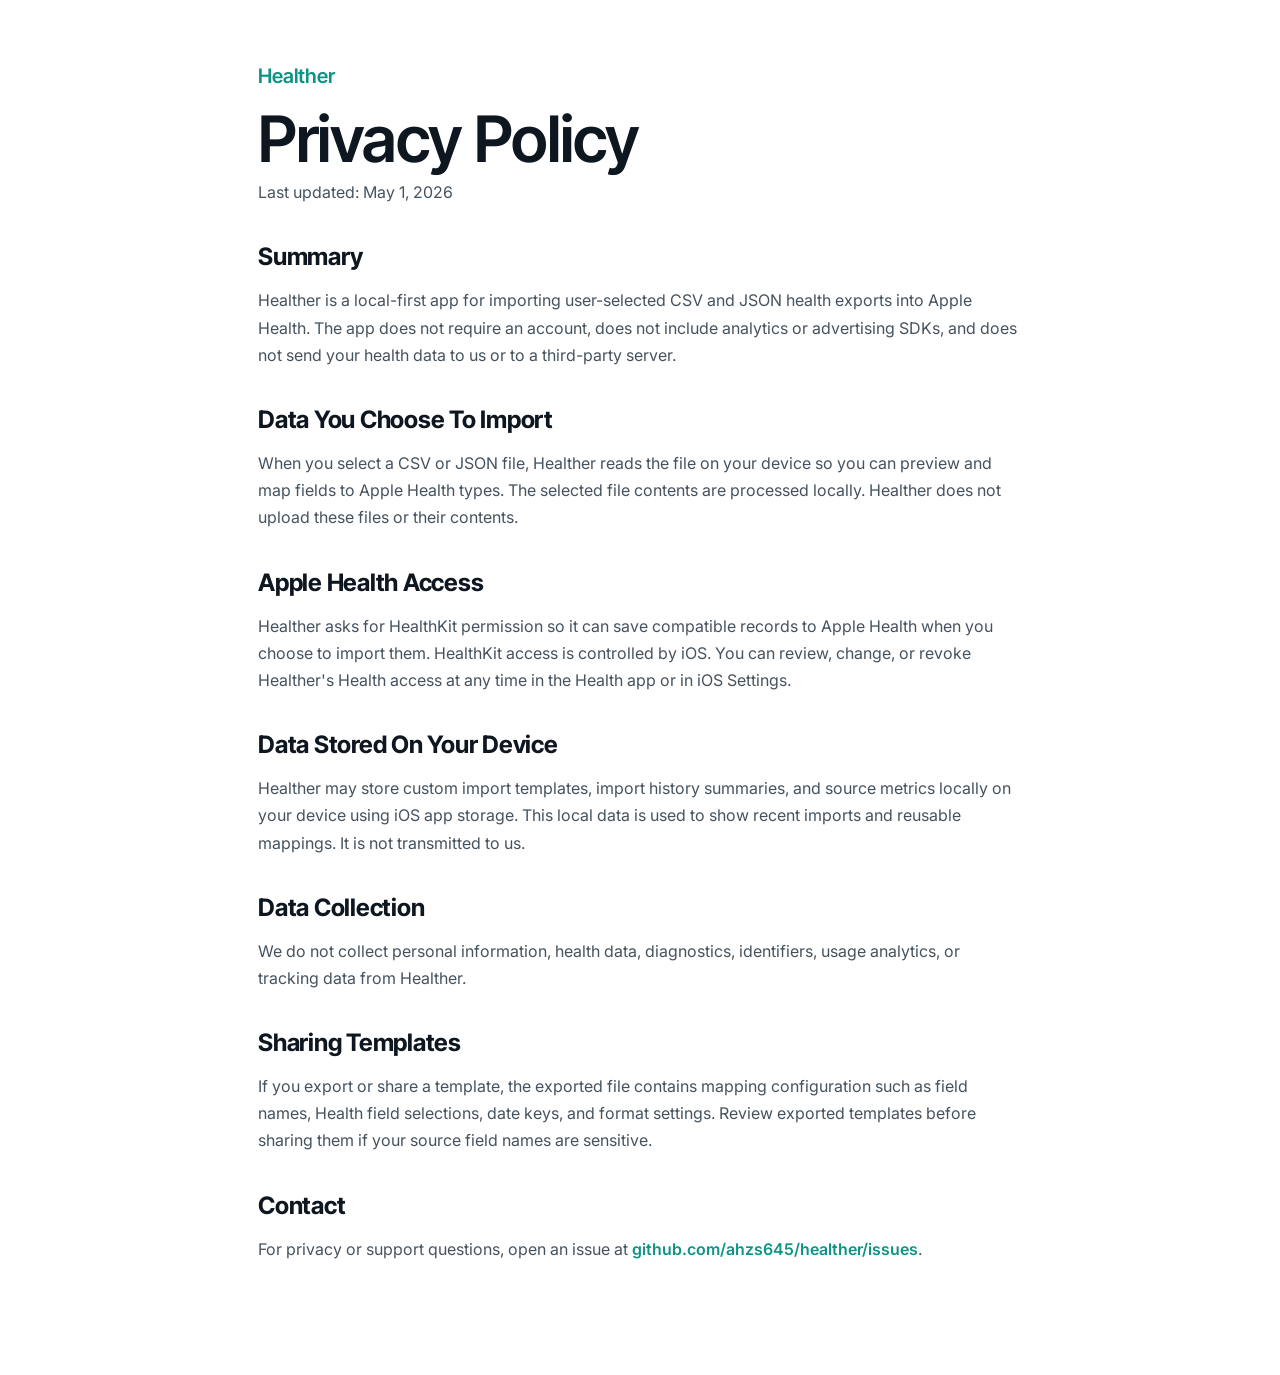
<file: Website/privacy.html>
<!doctype html>
<html lang="en">
<head>
<meta charset="utf-8" />
<meta name="viewport" content="width=device-width,initial-scale=1" />
<title>Privacy Policy - Healther</title>
<link rel="preconnect" href="https://fonts.googleapis.com" />
<link rel="preconnect" href="https://fonts.gstatic.com" crossorigin />
<link href="https://fonts.googleapis.com/css2?family=Inter+Tight:wght@400;500;600;700&family=Inter:wght@400;500;600&display=swap" rel="stylesheet" />
<link rel="icon" href="./assets/healther-icon.svg" type="image/svg+xml" />
<link rel="apple-touch-icon" href="./assets/healther-icon.svg" />
<link rel="stylesheet" href="./src/styles/site.css" />
</head>
<body>
<main class="legal-page">
  <a class="legal-back" href="./">Healther</a>
  <h1 class="display">Privacy Policy</h1>
  <p class="legal-updated">Last updated: May 1, 2026</p>

  <section>
    <h2>Summary</h2>
    <p>Healther is a local-first app for importing user-selected CSV and JSON health exports into Apple Health. The app does not require an account, does not include analytics or advertising SDKs, and does not send your health data to us or to a third-party server.</p>
  </section>

  <section>
    <h2>Data You Choose To Import</h2>
    <p>When you select a CSV or JSON file, Healther reads the file on your device so you can preview and map fields to Apple Health types. The selected file contents are processed locally. Healther does not upload these files or their contents.</p>
  </section>

  <section>
    <h2>Apple Health Access</h2>
    <p>Healther asks for HealthKit permission so it can save compatible records to Apple Health when you choose to import them. HealthKit access is controlled by iOS. You can review, change, or revoke Healther's Health access at any time in the Health app or in iOS Settings.</p>
  </section>

  <section>
    <h2>Data Stored On Your Device</h2>
    <p>Healther may store custom import templates, import history summaries, and source metrics locally on your device using iOS app storage. This local data is used to show recent imports and reusable mappings. It is not transmitted to us.</p>
  </section>

  <section>
    <h2>Data Collection</h2>
    <p>We do not collect personal information, health data, diagnostics, identifiers, usage analytics, or tracking data from Healther.</p>
  </section>

  <section>
    <h2>Sharing Templates</h2>
    <p>If you export or share a template, the exported file contains mapping configuration such as field names, Health field selections, date keys, and format settings. Review exported templates before sharing them if your source field names are sensitive.</p>
  </section>

  <section>
    <h2>Contact</h2>
    <p>For privacy or support questions, open an issue at <a href="https://github.com/ahzs645/healther/issues">github.com/ahzs645/healther/issues</a>.</p>
  </section>
</main>
</body>
</html>
</file>
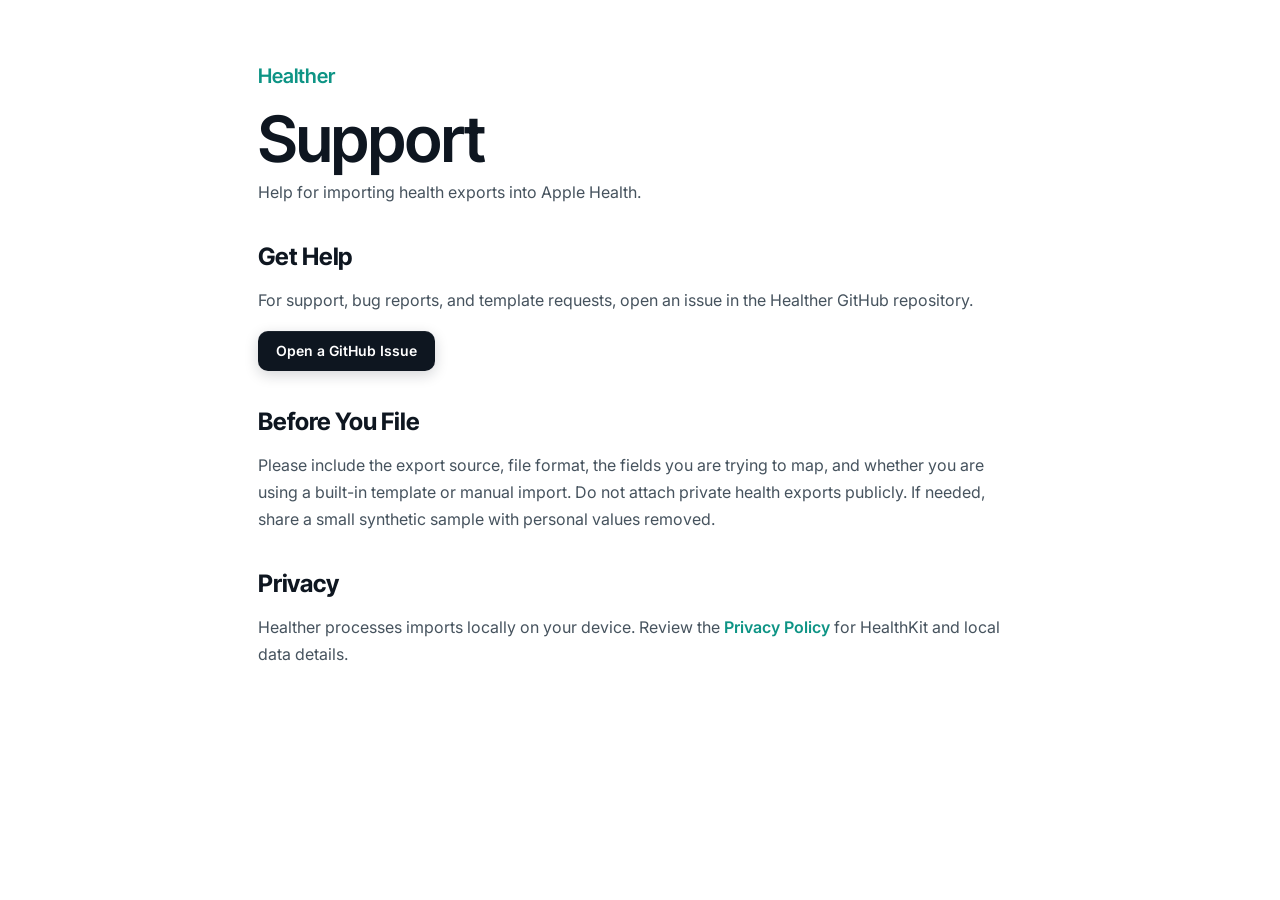
<file: Website/support.html>
<!doctype html>
<html lang="en">
<head>
<meta charset="utf-8" />
<meta name="viewport" content="width=device-width,initial-scale=1" />
<title>Support - Healther</title>
<link rel="preconnect" href="https://fonts.googleapis.com" />
<link rel="preconnect" href="https://fonts.gstatic.com" crossorigin />
<link href="https://fonts.googleapis.com/css2?family=Inter+Tight:wght@400;500;600;700&family=Inter:wght@400;500;600&display=swap" rel="stylesheet" />
<link rel="icon" href="./assets/healther-icon.svg" type="image/svg+xml" />
<link rel="apple-touch-icon" href="./assets/healther-icon.svg" />
<link rel="stylesheet" href="./src/styles/site.css" />
</head>
<body>
<main class="legal-page">
  <a class="legal-back" href="./">Healther</a>
  <h1 class="display">Support</h1>
  <p class="legal-updated">Help for importing health exports into Apple Health.</p>

  <section>
    <h2>Get Help</h2>
    <p>For support, bug reports, and template requests, open an issue in the Healther GitHub repository.</p>
    <p><a class="btn btn-primary" href="https://github.com/ahzs645/healther/issues">Open a GitHub Issue</a></p>
  </section>

  <section>
    <h2>Before You File</h2>
    <p>Please include the export source, file format, the fields you are trying to map, and whether you are using a built-in template or manual import. Do not attach private health exports publicly. If needed, share a small synthetic sample with personal values removed.</p>
  </section>

  <section>
    <h2>Privacy</h2>
    <p>Healther processes imports locally on your device. Review the <a href="./privacy.html">Privacy Policy</a> for HealthKit and local data details.</p>
  </section>
</main>
</body>
</html>
</file>
<file: Website/src/styles/site.css>
:root{
    --mint:#A7F0DC;
    --teal:#14B8A6;
    --teal-deep:#0E9485;
    --sky:#B8E1FF;
    --sky-2:#7CC6FF;
    --charcoal:#1F2933;
    --ink:#0E1620;
    --cloud:#F6F8FA;
    --cloud-2:#EEF2F5;
    --line:#E4E9EE;
    --glow:#FFBA6B;
    --glow-soft:#FFD6AE;
    --muted:#5B6670;
    --bg:#FFFFFF;
  }

  *{box-sizing:border-box}
  html,body{margin:0;padding:0;background:var(--bg);color:var(--charcoal);
    font-family:'Inter',ui-sans-serif,system-ui,sans-serif;
    -webkit-font-smoothing:antialiased;-moz-osx-font-smoothing:grayscale;
    text-rendering:optimizeLegibility;
  }
  body{overflow-x:hidden}
  a{color:inherit;text-decoration:none}
  button{font-family:inherit;cursor:pointer}

  .display{font-family:'Inter Tight',ui-sans-serif,system-ui,sans-serif;
    font-weight:600;letter-spacing:-0.02em;line-height:1.02;color:var(--ink);
  }
  .mono{font-family:'JetBrains Mono',ui-monospace,monospace}

  .container{max-width:1200px;margin:0 auto;padding:0 28px}
  @media (max-width:640px){ .container{padding:0 20px} }

  /* ---------- Nav ---------- */
  .nav{position:sticky;top:0;z-index:50;
    backdrop-filter:saturate(180%) blur(14px);
    -webkit-backdrop-filter:saturate(180%) blur(14px);
    background:rgba(255,255,255,.78);
    border-bottom:1px solid rgba(228,233,238,.7);
  }
  .nav-inner{display:flex;align-items:center;justify-content:space-between;
    height:64px}
  .brand{display:flex;align-items:center;gap:9px;font-family:'Inter Tight';
    font-weight:600;font-size:20px;letter-spacing:-0.02em;color:var(--ink)}
  .brand img{width:22px;height:32px;display:block;object-fit:contain}
  .nav-links{display:flex;align-items:center;gap:28px;font-size:14px;color:#3a4550;font-weight:500}
  .nav-links a{transition:color .15s}
  .nav-links a:hover{color:var(--teal-deep)}
  .nav-cta{display:flex;align-items:center;gap:10px}
  .gh-link{display:inline-flex;align-items:center;gap:6px;font-size:13px;font-weight:500;
    color:#3a4550;padding:8px 12px;border-radius:8px;border:1px solid var(--line)}
  .gh-link:hover{background:var(--cloud)}
  .btn{display:inline-flex;align-items:center;gap:8px;height:40px;padding:0 18px;
    border-radius:10px;font-weight:600;font-size:14px;border:none;
    transition:transform .12s ease, box-shadow .15s, background .15s, color .15s;
    white-space:nowrap;
  }
  .btn-primary{background:var(--ink);color:#fff;
    box-shadow:0 1px 0 rgba(255,255,255,.06) inset, 0 4px 14px rgba(15,22,32,.18)}
  .btn-primary:hover{background:#0a121b;transform:translateY(-1px);
    box-shadow:0 1px 0 rgba(255,255,255,.06) inset, 0 8px 22px rgba(15,22,32,.25)}
  .btn-ghost{background:transparent;color:var(--ink);border:1px solid var(--line)}
  .btn-ghost:hover{background:var(--cloud)}
  .btn-mint{background:var(--teal);color:#fff;
    box-shadow:0 4px 14px rgba(20,184,166,.28)}
  .btn-mint:hover{background:var(--teal-deep);transform:translateY(-1px)}

  @media (max-width:780px){
    .nav-links{display:none}
  }

  /* ---------- Hero ---------- */
  .hero{position:relative;padding:64px 0 88px;overflow:hidden}
  .hero-bg{position:absolute;inset:0;z-index:-1;pointer-events:none}
  .hero-bg::before{content:"";position:absolute;left:-12%;top:-20%;width:60%;height:80%;
    background:radial-gradient(closest-side, rgba(167,240,220,.55), transparent 70%);
    filter:blur(8px);
  }
  .hero-bg::after{content:"";position:absolute;right:-14%;top:-10%;width:55%;height:80%;
    background:radial-gradient(closest-side, rgba(184,225,255,.5), transparent 70%);
    filter:blur(10px);
  }
  .hero-grid{display:grid;grid-template-columns:1.05fr .95fr;gap:48px;align-items:center}
  @media (max-width:880px){ .hero-grid{grid-template-columns:1fr;gap:48px} }

  .eyebrow{display:inline-flex;align-items:center;gap:8px;font-size:12px;font-weight:600;
    color:var(--teal-deep);background:rgba(167,240,220,.45);
    padding:6px 12px;border-radius:999px;letter-spacing:0.02em;
    border:1px solid rgba(20,184,166,.18)}
  .eyebrow .dot{width:6px;height:6px;border-radius:50%;background:var(--teal);
    box-shadow:0 0 0 4px rgba(20,184,166,.18)}

  h1.display{font-size:clamp(40px, 6.4vw, 76px);margin:18px 0 22px}
  h1 .accent{
    background:linear-gradient(110deg, var(--teal) 10%, #2DD4BF 60%, #38C0AB 100%);
    -webkit-background-clip:text;background-clip:text;color:transparent;
  }
  .lede{font-size:clamp(16px,1.55vw,19px);line-height:1.55;color:#46535e;max-width:560px;margin:0 0 32px}

  .hero-ctas{display:flex;align-items:center;gap:12px;flex-wrap:wrap}
  .hero-meta{display:flex;align-items:center;gap:18px;margin-top:24px;color:var(--muted);
    font-size:13px;flex-wrap:wrap}
  .hero-meta b{color:var(--ink);font-weight:600}
  .hero-meta .sep{width:4px;height:4px;background:#cfd6dc;border-radius:50%}
  .stars{display:inline-flex;align-items:center;gap:3px;color:#FFB23E}

  /* ---------- Flow diagram ---------- */
  .flow{margin-top:64px;display:flex;align-items:stretch;justify-content:center;
    gap:14px;flex-wrap:wrap}
  .flow-card{flex:0 1 240px;min-width:200px;background:#fff;border:1px solid var(--line);
    border-radius:18px;padding:22px 22px 20px;
    box-shadow:0 1px 0 rgba(255,255,255,.6) inset, 0 8px 24px rgba(15,22,32,.05);
    text-align:left}
  .flow-icon{width:42px;height:42px;border-radius:12px;
    background:linear-gradient(135deg, rgba(167,240,220,.7), rgba(184,225,255,.55));
    color:var(--teal-deep);display:flex;align-items:center;justify-content:center;
    margin-bottom:14px}
  .flow-label{font-family:'Inter Tight';font-weight:600;font-size:17px;
    color:var(--ink);letter-spacing:-0.01em}
  .flow-sub{font-size:13px;color:#5B6670;margin-top:2px}
  .flow-arrow{display:flex;align-items:center;color:#cdd6dd}
  @media (max-width:780px){
    .flow-arrow{transform:rotate(90deg)}
    .flow{flex-direction:column;align-items:center}
    .flow-card{width:100%;max-width:340px}
  }

  /* ---------- Phone mockup (unused) ---------- */
  .phone-stage{position:relative;display:flex;justify-content:center;align-items:center;
    min-height:620px;
  }
  .phone-blob{position:absolute;inset:6% 8%;border-radius:48px;
    background:
      radial-gradient(120% 80% at 20% 20%, rgba(167,240,220,.7), transparent 60%),
      radial-gradient(120% 80% at 90% 80%, rgba(184,225,255,.55), transparent 60%);
    filter:blur(2px);
  }
  .phone{
    position:relative;width:300px;height:610px;
    background:#0E1620;border-radius:46px;
    padding:10px;
    box-shadow:
      0 30px 60px -20px rgba(15,22,32,.45),
      0 14px 28px -14px rgba(20,184,166,.25),
      0 0 0 1px rgba(0,0,0,.05);
  }
  .phone::before{content:"";position:absolute;left:50%;top:18px;transform:translateX(-50%);
    width:96px;height:26px;background:#000;border-radius:14px;z-index:3}
  .phone-screen{position:relative;width:100%;height:100%;border-radius:38px;overflow:hidden;
    background:linear-gradient(180deg, #F4FBF8 0%, #E9F4FF 100%);
  }
  .status-bar{display:flex;justify-content:space-between;align-items:center;
    padding:14px 24px 0;font-size:13px;font-weight:600;color:var(--ink)}
  .status-icons{display:flex;gap:5px;align-items:center}
  .status-icons svg{width:14px;height:10px}

  .app-head{padding:36px 22px 12px}
  .app-h-row{display:flex;align-items:center;justify-content:space-between}
  .app-brand{display:flex;align-items:center;gap:7px;font-family:'Inter Tight';font-weight:600;font-size:17px;color:var(--ink)}
  .app-brand svg{width:18px;height:18px}
  .icon-btn{width:32px;height:32px;border-radius:50%;background:rgba(255,255,255,.7);
    border:1px solid rgba(20,184,166,.15);display:flex;align-items:center;justify-content:center;color:var(--teal-deep)}

  .app-title{font-family:'Inter Tight';font-weight:600;font-size:24px;
    letter-spacing:-0.01em;color:var(--ink);margin:18px 0 4px;padding:0 22px;line-height:1.1}
  .app-sub{padding:0 22px;color:#5B6670;font-size:13px;margin-bottom:18px}

  .upload-card{margin:0 18px;background:#fff;border-radius:18px;padding:18px 16px;
    box-shadow:0 1px 0 rgba(255,255,255,.6) inset, 0 8px 22px rgba(15,22,32,.06);
    border:1px solid rgba(228,233,238,.8);
  }
  .upload-illo{display:flex;align-items:center;justify-content:center;height:72px;
    border-radius:12px;background:linear-gradient(135deg, rgba(167,240,220,.55), rgba(184,225,255,.5));
    margin-bottom:12px;position:relative;overflow:hidden}
  .upload-illo svg{width:36px;height:36px;color:var(--teal-deep)}
  .upload-title{font-family:'Inter Tight';font-weight:600;font-size:15px;color:var(--ink);margin-bottom:3px}
  .upload-desc{font-size:12px;color:#5B6670;line-height:1.4;margin-bottom:14px}
  .upload-btn{width:100%;height:38px;border-radius:10px;background:var(--ink);color:#fff;
    border:none;font-weight:600;font-size:13px;display:flex;align-items:center;justify-content:center;gap:6px}

  .preview-row{margin:18px;padding:14px;background:#fff;border-radius:14px;
    border:1px solid rgba(228,233,238,.8);display:flex;align-items:center;gap:12px;
    box-shadow:0 4px 12px rgba(15,22,32,.04)}
  .preview-icon{width:38px;height:38px;border-radius:10px;
    background:linear-gradient(135deg, rgba(167,240,220,.7), rgba(20,184,166,.25));
    display:flex;align-items:center;justify-content:center;color:var(--teal-deep);flex-shrink:0}
  .preview-icon svg{width:18px;height:18px}
  .preview-text{flex:1;min-width:0}
  .preview-title{font-weight:600;font-size:13px;color:var(--ink);
    display:flex;justify-content:space-between;align-items:center}
  .preview-title .pill{font-size:10px;font-weight:600;color:var(--teal-deep);
    background:rgba(167,240,220,.5);padding:2px 7px;border-radius:6px;letter-spacing:.03em}
  .preview-meta{font-size:11px;color:#5B6670;margin-top:3px;
    display:flex;justify-content:space-between;font-variant-numeric:tabular-nums}

  .save-bar{position:absolute;left:18px;right:18px;bottom:24px;
    background:var(--teal);color:#fff;height:48px;border-radius:14px;
    display:flex;align-items:center;justify-content:center;gap:8px;
    font-weight:600;font-size:14px;
    box-shadow:0 10px 24px rgba(20,184,166,.4)}

  /* float bubble */
  .float{position:absolute;background:#fff;border-radius:14px;padding:10px 12px;
    box-shadow:0 14px 30px rgba(15,22,32,.12);border:1px solid rgba(228,233,238,.8);
    display:flex;align-items:center;gap:10px;font-size:12px;font-weight:500;color:var(--ink);
    animation:floaty 6s ease-in-out infinite}
  @keyframes floaty{
    0%,100%{transform:translateY(0)}
    50%{transform:translateY(-8px)}
  }
  .float .ic{width:30px;height:30px;border-radius:9px;display:flex;align-items:center;justify-content:center;flex-shrink:0}
  .float .ic.mint{background:rgba(167,240,220,.6);color:var(--teal-deep)}
  .float .ic.sky{background:rgba(184,225,255,.7);color:#0E76C9}
  .float-1{top:48px;left:-30px;animation-delay:0s}
  .float-2{bottom:80px;right:-32px;animation-delay:-2s}
  .float-3{top:46%;right:-22px;animation-delay:-4s}
  @media (max-width:540px){
    .float-1{left:-8px}
    .float-2{right:-8px}
    .float-3{right:-4px}
  }

  /* ---------- Logos strip ---------- */
  .sources{padding:24px 0 56px}
  .sources-label{text-align:center;text-transform:uppercase;letter-spacing:.16em;
    font-size:11px;font-weight:600;color:#7d8893;margin-bottom:24px}
  .sources-row{display:flex;justify-content:center;align-items:center;gap:48px;
    flex-wrap:wrap;color:#46535e}
  .sources-row .src{font-family:'Inter Tight';font-weight:600;font-size:18px;
    letter-spacing:-0.01em;display:flex;align-items:center;gap:8px;opacity:.72;
    transition:opacity .15s}
  .sources-row .src:hover{opacity:1}
  .sources-row .src .swatch{width:18px;height:18px;border-radius:5px;flex-shrink:0}

  /* ---------- Sections ---------- */
  section.block{padding:96px 0}
  @media (max-width:640px){ section.block{padding:64px 0} }

  .sec-head{max-width:760px;margin:0 auto 56px;text-align:center}
  .sec-head .eyebrow{margin-bottom:14px}
  .sec-head h2{font-size:clamp(32px,4.4vw,52px);margin:0 0 14px}
  .sec-head p{font-size:17px;line-height:1.55;color:#46535e;margin:0}

  .features{display:grid;grid-template-columns:repeat(3, 1fr);gap:20px}
  @media (max-width:880px){ .features{grid-template-columns:1fr 1fr} }
  @media (max-width:540px){ .features{grid-template-columns:1fr} }

  .feature{position:relative;padding:32px 28px 28px;border-radius:20px;
    background:#fff;border:1px solid var(--line);
    transition:transform .2s ease, box-shadow .2s ease, border-color .2s;
    overflow:hidden;
  }
  .feature:hover{transform:translateY(-3px);
    box-shadow:0 20px 40px -22px rgba(15,22,32,.18);border-color:#d6dde4}
  .feature .ficon{width:44px;height:44px;border-radius:12px;
    background:linear-gradient(135deg, rgba(167,240,220,.7), rgba(184,225,255,.6));
    display:flex;align-items:center;justify-content:center;color:var(--teal-deep);
    margin-bottom:18px}
  .feature h3{font-family:'Inter Tight';font-weight:600;font-size:20px;letter-spacing:-0.01em;
    color:var(--ink);margin:0 0 8px}
  .feature p{font-size:14.5px;line-height:1.55;color:#5B6670;margin:0}
  .feature.glow .ficon{background:linear-gradient(135deg, #FFD6AE, #FFBA6B);color:#A04D17}
  .feature.deep .ficon{background:var(--ink);color:#A7F0DC}

  /* tall first feature */
  .features-mosaic{display:grid;grid-template-columns:1.2fr 1fr 1fr;
    grid-template-rows:auto auto;gap:20px}
  .features-mosaic .feature.lg{grid-row:span 2;padding:36px 32px}
  .features-mosaic .feature.lg .preview{margin-top:24px}
  @media (max-width:880px){
    .features-mosaic{grid-template-columns:1fr 1fr}
    .features-mosaic .feature.lg{grid-row:auto;grid-column:span 2}
  }
  @media (max-width:540px){
    .features-mosaic{grid-template-columns:1fr}
    .features-mosaic .feature.lg{grid-column:auto}
  }

  .preview{margin-top:18px;border-radius:14px;background:var(--cloud);padding:14px;
    border:1px solid var(--line)}
  .preview-head{display:flex;justify-content:space-between;align-items:center;
    font-size:11px;color:#7d8893;text-transform:uppercase;letter-spacing:.1em;font-weight:600;margin-bottom:10px}
  .preview-head .ok{color:var(--teal-deep);display:flex;align-items:center;gap:5px}
  .preview-rows{display:flex;flex-direction:column;gap:6px}
  .preview-line{display:grid;grid-template-columns:1fr auto auto;gap:12px;align-items:center;
    background:#fff;padding:10px 12px;border-radius:9px;border:1px solid #eaeff3;
    font-size:12.5px}
  .preview-line .k{color:#46535e;font-weight:500}
  .preview-line .v{font-family:'JetBrains Mono';font-size:12px;color:var(--ink);font-weight:500}
  .preview-line .check{color:var(--teal);width:14px;height:14px}

  /* ---------- How it works ---------- */
  .how{position:relative;background:linear-gradient(180deg, #F8FCFB 0%, #EEF8F5 100%);
    border-top:1px solid #eaf3ee;border-bottom:1px solid #eaf3ee}
  .steps{display:grid;grid-template-columns:repeat(3, 1fr);gap:24px;counter-reset:step}
  @media (max-width:880px){ .steps{grid-template-columns:1fr} }
  .step{background:#fff;border-radius:18px;padding:32px 28px;border:1px solid var(--line);
    position:relative;
    box-shadow:0 1px 0 rgba(255,255,255,.6) inset, 0 6px 20px rgba(15,22,32,.04)}
  .step .num{font-family:'Inter Tight';font-weight:700;font-size:14px;
    color:var(--teal-deep);background:rgba(167,240,220,.5);
    width:30px;height:30px;border-radius:8px;display:flex;align-items:center;justify-content:center;margin-bottom:18px}
  .step h3{font-family:'Inter Tight';font-weight:600;font-size:20px;letter-spacing:-0.01em;color:var(--ink);margin:0 0 8px}
  .step p{font-size:14.5px;line-height:1.55;color:#5B6670;margin:0 0 18px}
  .step-illo{height:120px;border-radius:12px;background:var(--cloud-2);
    display:flex;align-items:center;justify-content:center;
    border:1px dashed #d6dde4;color:#9aa4ad;font-size:12px;
    overflow:hidden;position:relative}

  /* code-ish step illo */
  .file-illo{display:flex;flex-direction:column;gap:5px;font-family:'JetBrains Mono';
    font-size:10px;width:100%;padding:14px;background:#fff;color:var(--ink);border-radius:10px;
    border:1px solid var(--line)}
  .file-illo .tag{color:#7d8893}
  .file-illo .row{display:flex;justify-content:space-between}
  .file-illo .row span:last-child{color:var(--teal-deep)}

  .map-illo{display:flex;align-items:center;gap:8px;width:100%;padding:0 14px}
  .map-illo .col{flex:1;display:flex;flex-direction:column;gap:5px}
  .map-illo .pill{padding:6px 9px;background:#fff;border-radius:7px;font-size:11px;
    border:1px solid var(--line);font-weight:500;color:var(--ink);text-align:left;
    font-family:'JetBrains Mono'}
  .map-illo .arrow{color:var(--teal);flex-shrink:0}

  .save-illo{display:flex;flex-direction:column;align-items:center;justify-content:center;gap:6px;
    color:var(--teal-deep)}
  .save-illo svg{width:34px;height:34px}
  .save-illo span{font-size:11px;color:#46535e;font-weight:500}

  /* ---------- Privacy band ---------- */
  .privacy{background:var(--ink);color:#E5ECF2;position:relative;overflow:hidden}
  .privacy::before{content:"";position:absolute;left:-10%;top:-30%;width:55%;height:160%;
    background:radial-gradient(closest-side, rgba(20,184,166,.32), transparent 70%);}
  .privacy::after{content:"";position:absolute;right:-10%;bottom:-30%;width:50%;height:140%;
    background:radial-gradient(closest-side, rgba(124,198,255,.18), transparent 70%);}
  .privacy .container{position:relative}
  .privacy-grid{display:grid;grid-template-columns:1.1fr .9fr;gap:56px;align-items:center}
  @media (max-width:880px){ .privacy-grid{grid-template-columns:1fr} }
  .privacy h2{font-family:'Inter Tight';font-weight:600;letter-spacing:-0.02em;
    font-size:clamp(34px,4.4vw,52px);color:#fff;margin:14px 0 18px;line-height:1.05}
  .privacy h2 .accent{
    background:linear-gradient(110deg, var(--mint) 0%, #6EE7D2 60%);
    -webkit-background-clip:text;background-clip:text;color:transparent;
  }
  .privacy p{font-size:17px;line-height:1.6;color:#9aa9b6;max-width:520px}
  .privacy .eyebrow{background:rgba(167,240,220,.12);color:var(--mint);border:1px solid rgba(167,240,220,.18)}
  .privacy .eyebrow .dot{background:var(--mint);box-shadow:0 0 0 4px rgba(167,240,220,.18)}

  .privacy-stats{display:grid;grid-template-columns:1fr 1fr;gap:14px;margin-top:30px}
  .privacy-stat{padding:18px;border-radius:14px;background:rgba(255,255,255,.04);
    border:1px solid rgba(255,255,255,.08)}
  .privacy-stat b{font-family:'Inter Tight';font-weight:600;font-size:28px;
    color:#fff;display:block;margin-bottom:3px;letter-spacing:-0.01em}
  .privacy-stat span{font-size:13px;color:#9aa9b6}

  .privacy-card{background:linear-gradient(160deg, rgba(255,255,255,.06), rgba(255,255,255,.02));
    border:1px solid rgba(255,255,255,.1);border-radius:24px;padding:28px;
    backdrop-filter:blur(8px)}
  .privacy-list{display:flex;flex-direction:column;gap:18px}
  .privacy-item{display:flex;gap:14px;align-items:flex-start}
  .privacy-item .ic{width:38px;height:38px;border-radius:10px;flex-shrink:0;
    background:rgba(167,240,220,.12);color:var(--mint);
    display:flex;align-items:center;justify-content:center;border:1px solid rgba(167,240,220,.2)}
  .privacy-item h4{font-family:'Inter Tight';font-weight:600;font-size:16px;color:#fff;margin:2px 0 4px}
  .privacy-item p{font-size:14px;color:#9aa9b6;margin:0;line-height:1.5}

  /* ---------- Templates ---------- */
  .templates-grid{display:grid;grid-template-columns:repeat(4,1fr);gap:14px}
  @media (max-width:980px){.templates-grid{grid-template-columns:repeat(3,1fr)}}
  @media (max-width:680px){.templates-grid{grid-template-columns:repeat(2,1fr)}}
  .tpl{padding:22px 20px;border-radius:16px;border:1px solid var(--line);background:#fff;
    transition:transform .15s, box-shadow .15s, border-color .15s;cursor:default}
  .tpl:hover{transform:translateY(-2px);box-shadow:0 14px 30px rgba(15,22,32,.06);
    border-color:#cdd6dd}
  .tpl .logo{width:36px;height:36px;border-radius:10px;display:flex;align-items:center;justify-content:center;
    font-family:'Inter Tight';font-weight:700;color:#fff;margin-bottom:14px;font-size:14px;letter-spacing:-0.02em}
  .tpl h4{font-family:'Inter Tight';font-weight:600;font-size:16px;color:var(--ink);margin:0 0 4px;letter-spacing:-0.01em}
  .tpl p{font-size:12.5px;color:#5B6670;margin:0}
  .tpl .meta{margin-top:14px;font-size:11px;color:#7d8893;font-family:'JetBrains Mono';display:flex;justify-content:space-between}

  /* ---------- FAQ ---------- */
  .faq-wrap{max-width:760px;margin:0 auto}
  .faq{border-bottom:1px solid var(--line)}
  .faq summary{padding:22px 0;font-family:'Inter Tight';font-weight:600;font-size:18px;
    color:var(--ink);cursor:default;list-style:none;display:flex;align-items:center;justify-content:space-between;letter-spacing:-0.01em}
  .faq summary::-webkit-details-marker{display:none}
  .faq summary .ic{width:24px;height:24px;border-radius:50%;background:var(--cloud);
    display:flex;align-items:center;justify-content:center;color:var(--ink);
    transition:transform .2s, background .2s;flex-shrink:0;margin-left:16px}
  .faq[open] summary .ic{transform:rotate(45deg);background:var(--ink);color:#fff}
  .faq p{padding:0 0 22px;font-size:15px;line-height:1.6;color:#46535e;margin:0;max-width:640px}

  /* ---------- CTA ---------- */
  .cta-band{padding:96px 0;text-align:center;
    background:linear-gradient(135deg, rgba(167,240,220,.4), rgba(184,225,255,.4));
    position:relative;overflow:hidden}
  .cta-band::before{content:"";position:absolute;inset:0;
    background:
      radial-gradient(circle at 20% 30%, rgba(20,184,166,.18), transparent 35%),
      radial-gradient(circle at 80% 70%, rgba(184,225,255,.4), transparent 40%);
    pointer-events:none}
  .cta-band > *{position:relative}
  .cta-band h2{font-size:clamp(36px,5vw,60px);margin:0 0 18px}
  .cta-band p{font-size:18px;color:#46535e;max-width:560px;margin:0 auto 32px}
  .cta-row{display:inline-flex;gap:12px;flex-wrap:wrap;justify-content:center}

  /* ---------- Footer ---------- */
  footer{background:#0a121b;color:#9aa9b6;padding:64px 0 32px;font-size:14px}
  footer .footer-grid{display:grid;grid-template-columns:1.4fr 1fr 1fr 1fr;gap:48px}
  @media (max-width:780px){ footer .footer-grid{grid-template-columns:1fr 1fr;gap:36px} }
  footer .brand{color:#fff;margin-bottom:14px}
  footer p{margin:0 0 12px;line-height:1.55;max-width:280px}
  footer h5{font-family:'Inter Tight';font-weight:600;font-size:13px;color:#fff;
    text-transform:uppercase;letter-spacing:.12em;margin:0 0 16px}
  footer ul{list-style:none;padding:0;margin:0;display:flex;flex-direction:column;gap:10px}
  footer ul a:hover{color:#fff}
  .footer-bottom{margin-top:56px;padding-top:24px;border-top:1px solid rgba(255,255,255,.08);
    display:flex;justify-content:space-between;font-size:12.5px;color:#5b6670;flex-wrap:wrap;gap:14px}
  .footer-bottom .heart{color:var(--teal)}

  .legal-page{max-width:820px;margin:0 auto;padding:64px 28px 96px;color:var(--charcoal)}
  .legal-page h1{font-size:clamp(40px,6vw,64px);margin:18px 0 8px}
  .legal-page h2{font-family:'Inter Tight',ui-sans-serif,system-ui,sans-serif;font-size:24px;letter-spacing:-0.01em;color:var(--ink);margin:36px 0 10px}
  .legal-page p{font-size:16px;line-height:1.7;color:#46535e}
  .legal-page a{color:var(--teal-deep);font-weight:600}
  .legal-page .btn{color:#fff}
  .legal-back{display:inline-flex;align-items:center;gap:8px;color:var(--ink);font-family:'Inter Tight';font-size:20px;font-weight:600}
  .legal-updated{color:var(--muted);margin-top:0}

  /* small util */
  .check-bullet{display:flex;align-items:center;gap:8px;font-size:14px;color:#46535e}
  .check-bullet svg{color:var(--teal);flex-shrink:0}
</file>
